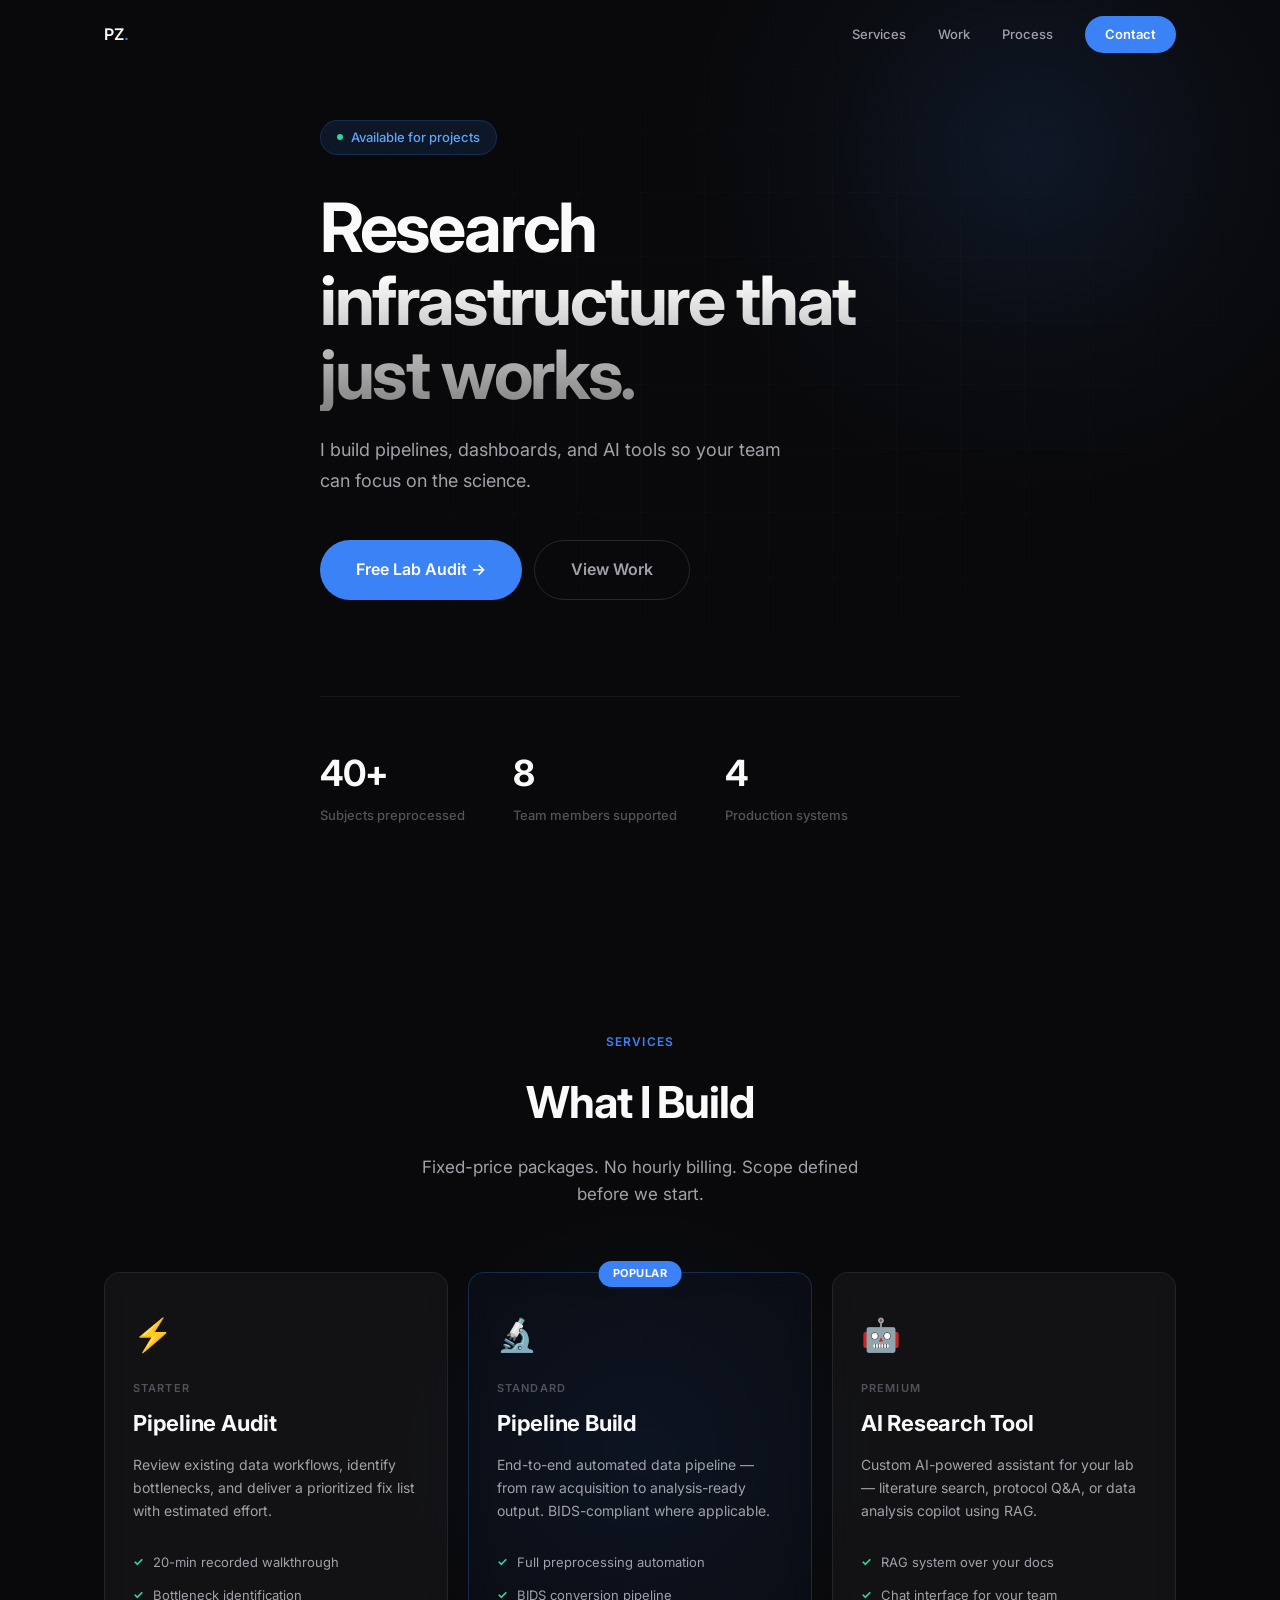
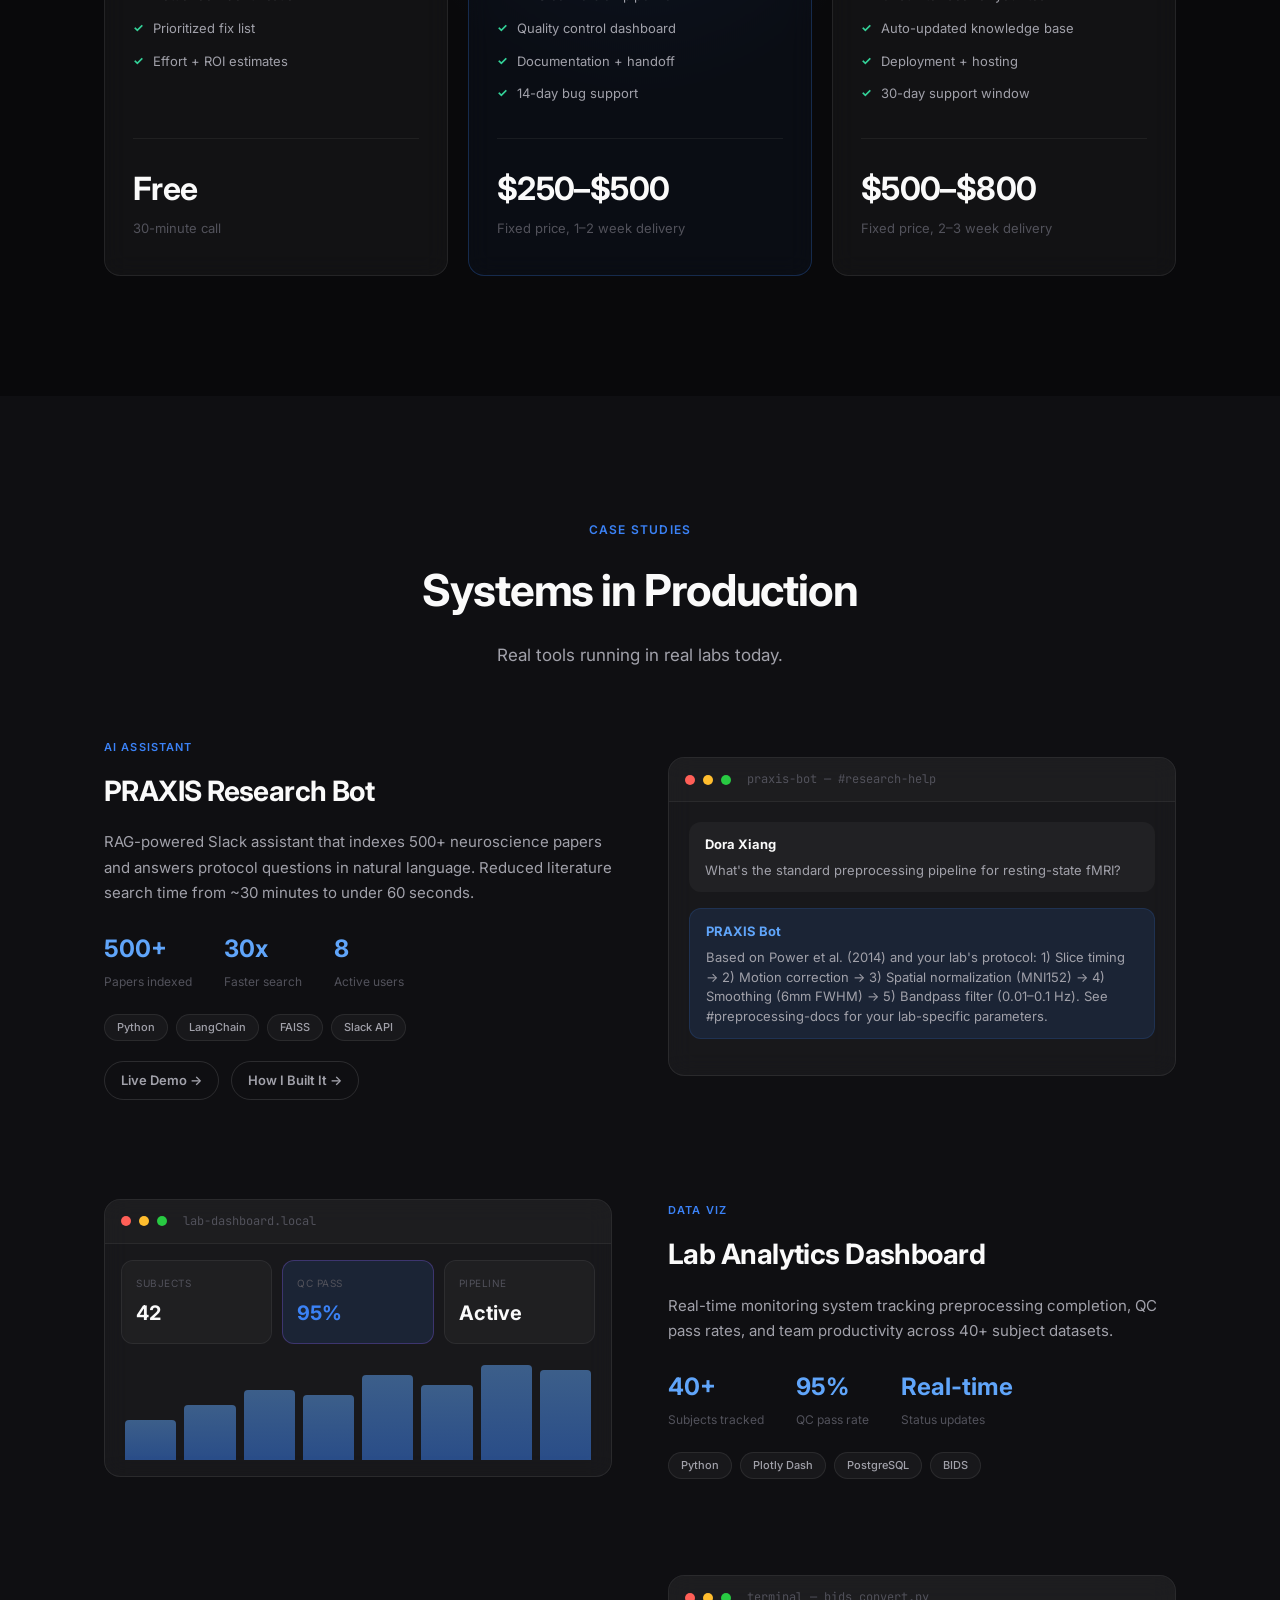
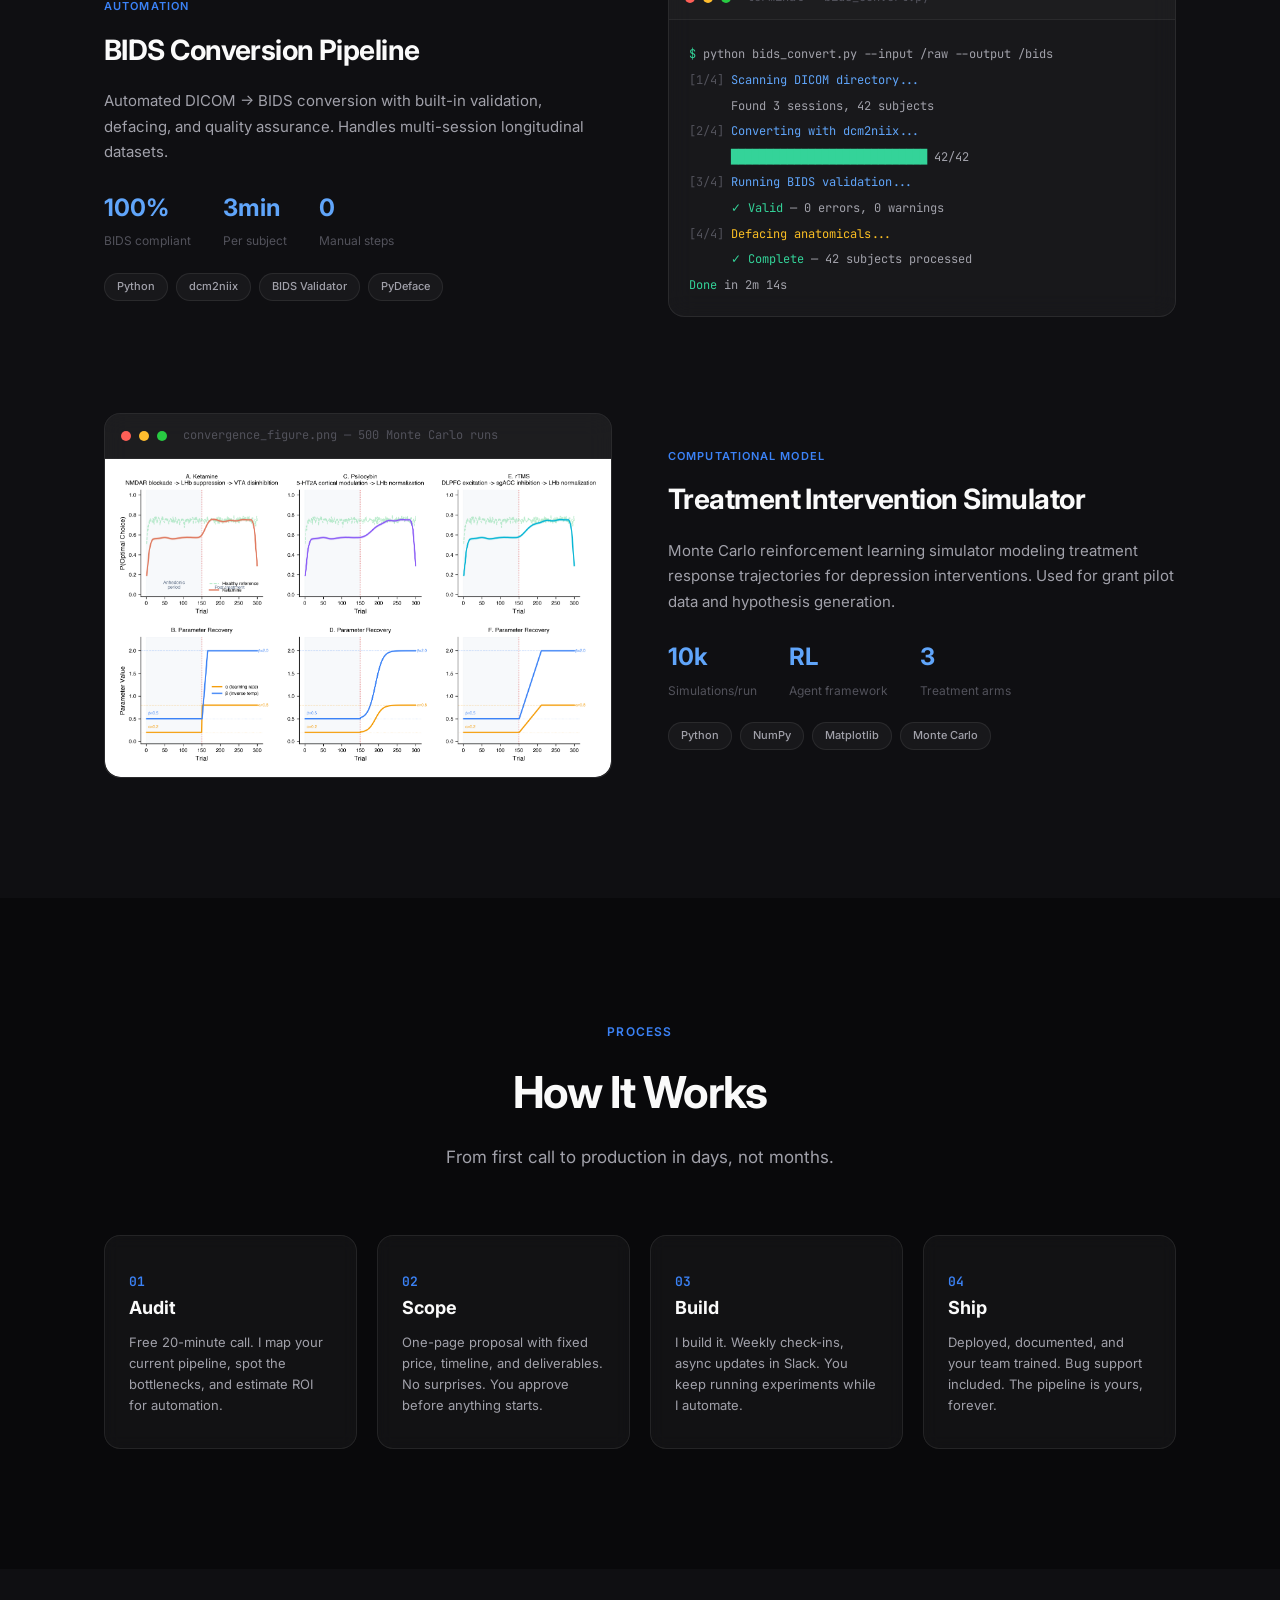
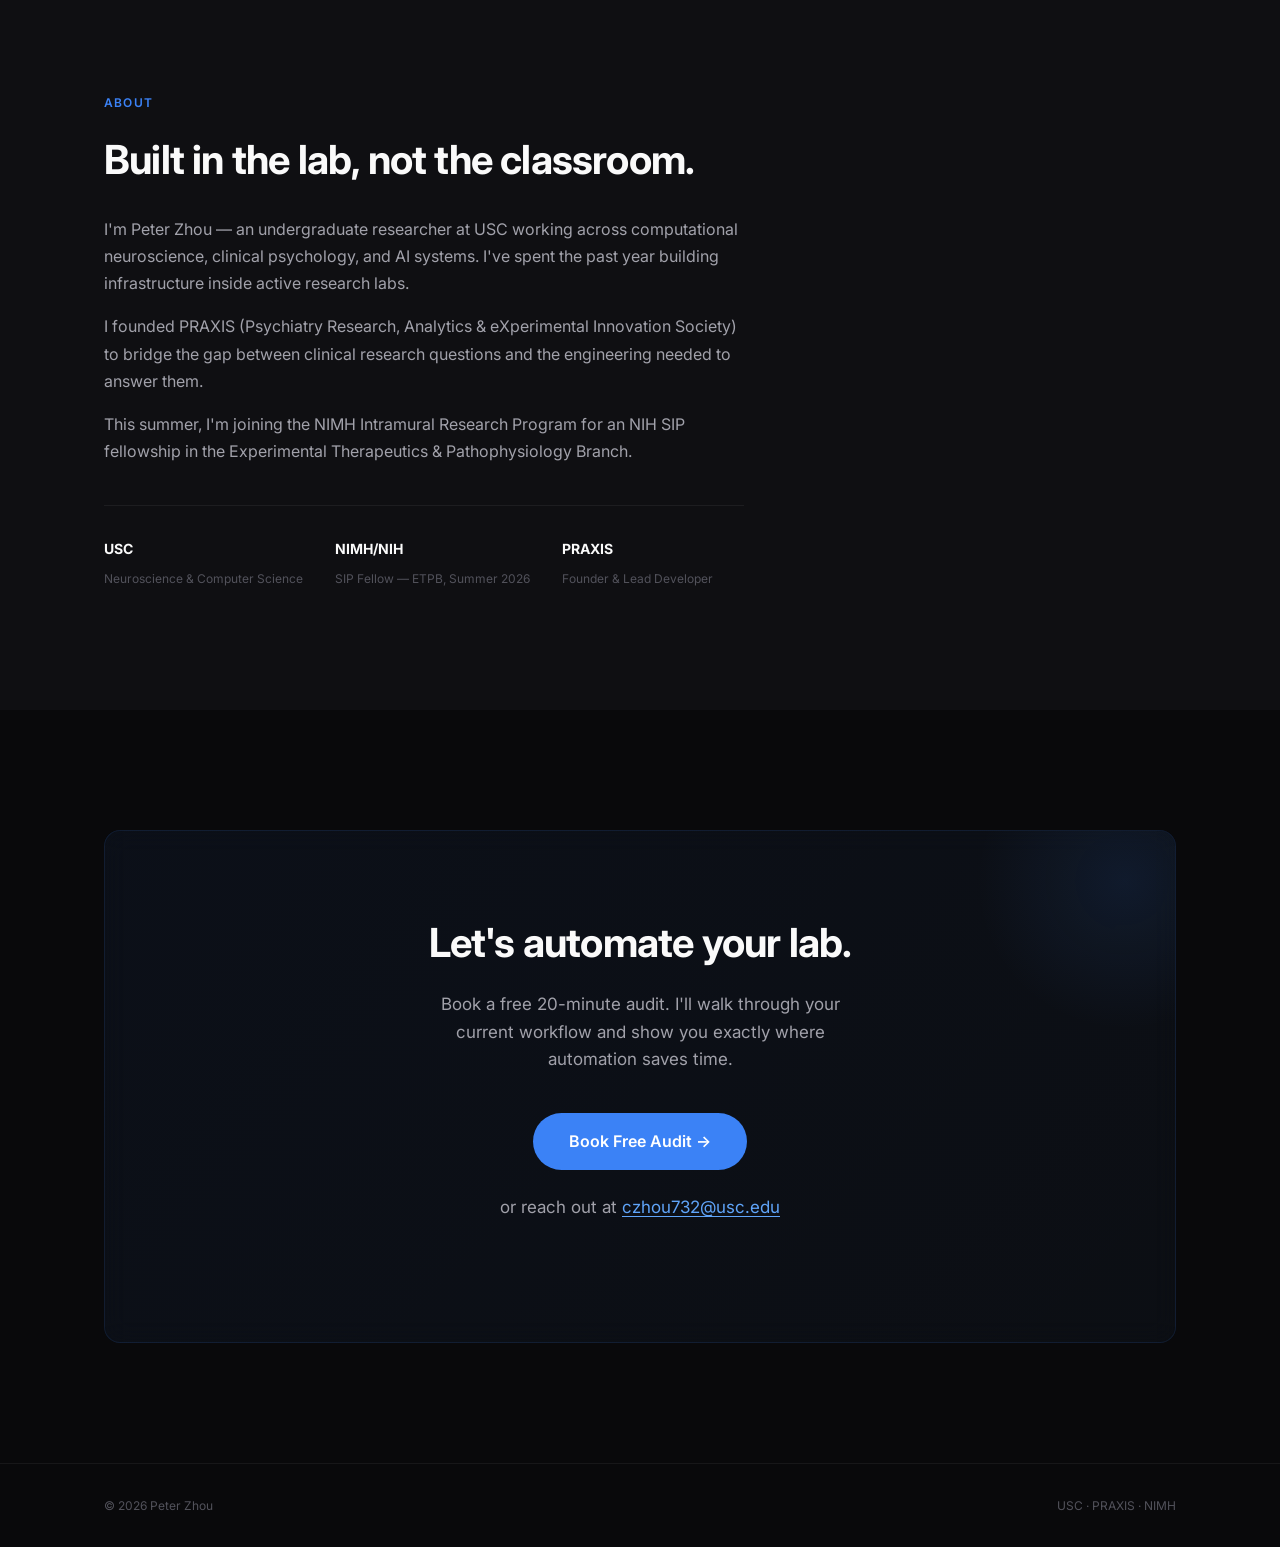
<file: index.html>
<!DOCTYPE html>
<html lang="en">
<head>
  <meta charset="UTF-8">
  <meta name="viewport" content="width=device-width, initial-scale=1.0">
  <title>Peter Zhou — Research Infrastructure</title>
  <meta name="description" content="I build pipelines, dashboards, and AI tools so research labs can focus on the science. Fixed-price automation for neuroscience and psychology labs.">
  <link rel="preconnect" href="https://fonts.googleapis.com">
  <link rel="preconnect" href="https://fonts.gstatic.com" crossorigin>
  <link href="https://fonts.googleapis.com/css2?family=Inter:wght@400;500;600;700&family=JetBrains+Mono:wght@400;500;600&display=swap" rel="stylesheet">
  <link rel="stylesheet" href="styles.css">
</head>
<body>

  <!-- NAV -->
  <nav class="nav" id="nav">
    <div class="nav-inner">
      <a href="#" class="nav-logo">PZ<span class="accent">.</span></a>
      <div class="nav-links">
        <a href="#services">Services</a>
        <a href="#work">Work</a>
        <a href="#process">Process</a>
        <a href="#contact" class="nav-cta">Contact</a>
      </div>
    </div>
  </nav>

  <!-- HERO -->
  <section class="hero" id="hero">
    <div class="hero-bg-grid"></div>
    <div class="container">
      <div class="hero-content">
        <div class="hero-badge">
          <span class="badge-dot"></span>
          Available for projects
        </div>
        <h1>Research infrastructure that just works.</h1>
        <p class="hero-sub">I build pipelines, dashboards, and AI tools so your team can focus on the science.</p>
        <div class="hero-actions">
          <a href="#contact" class="btn btn-primary btn-lg">Free Lab Audit →</a>
          <a href="#work" class="btn btn-ghost btn-lg">View Work</a>
        </div>
        <div class="hero-stats">
          <div class="stat">
            <span class="stat-num">40+</span>
            <span class="stat-label">Subjects preprocessed</span>
          </div>
          <div class="stat">
            <span class="stat-num">8</span>
            <span class="stat-label">Team members supported</span>
          </div>
          <div class="stat">
            <span class="stat-num">4</span>
            <span class="stat-label">Production systems</span>
          </div>
        </div>
      </div>
    </div>
  </section>

  <!-- SERVICES -->
  <section class="services" id="services">
    <div class="container">
      <div class="section-header fade-in">
        <span class="section-tag">Services</span>
        <h2>What I Build</h2>
        <p>Fixed-price packages. No hourly billing. Scope defined before we start.</p>
      </div>

      <div class="services-grid">
        <div class="service-card fade-in">
          <div class="service-icon">⚡</div>
          <span class="service-tier">Starter</span>
          <h3>Pipeline Audit</h3>
          <p>Review existing data workflows, identify bottlenecks, and deliver a prioritized fix list with estimated effort.</p>
          <ul class="service-features">
            <li>20-min recorded walkthrough</li>
            <li>Bottleneck identification</li>
            <li>Prioritized fix list</li>
            <li>Effort + ROI estimates</li>
          </ul>
          <div class="service-price">
            <span class="price">Free</span>
            <span class="price-detail">30-minute call</span>
          </div>
        </div>

        <div class="service-card featured fade-in">
          <div class="service-badge">Popular</div>
          <div class="service-icon">🔬</div>
          <span class="service-tier">Standard</span>
          <h3>Pipeline Build</h3>
          <p>End-to-end automated data pipeline — from raw acquisition to analysis-ready output. BIDS-compliant where applicable.</p>
          <ul class="service-features">
            <li>Full preprocessing automation</li>
            <li>BIDS conversion pipeline</li>
            <li>Quality control dashboard</li>
            <li>Documentation + handoff</li>
            <li>14-day bug support</li>
          </ul>
          <div class="service-price">
            <span class="price">$250–$500</span>
            <span class="price-detail">Fixed price, 1–2 week delivery</span>
          </div>
        </div>

        <div class="service-card fade-in">
          <div class="service-icon">🤖</div>
          <span class="service-tier">Premium</span>
          <h3>AI Research Tool</h3>
          <p>Custom AI-powered assistant for your lab — literature search, protocol Q&A, or data analysis copilot using RAG.</p>
          <ul class="service-features">
            <li>RAG system over your docs</li>
            <li>Chat interface for your team</li>
            <li>Auto-updated knowledge base</li>
            <li>Deployment + hosting</li>
            <li>30-day support window</li>
          </ul>
          <div class="service-price">
            <span class="price">$500–$800</span>
            <span class="price-detail">Fixed price, 2–3 week delivery</span>
          </div>
        </div>
      </div>
    </div>
  </section>

  <!-- WORK -->
  <section class="work" id="work">
    <div class="container">
      <div class="section-header fade-in">
        <span class="section-tag">Case Studies</span>
        <h2>Systems in Production</h2>
        <p>Real tools running in real labs today.</p>
      </div>

      <!-- Case 1: PRAXIS Bot -->
      <div class="case-study fade-in">
        <div class="case-content">
          <span class="case-tag">AI Assistant</span>
          <h3>PRAXIS Research Bot</h3>
          <p>RAG-powered Slack assistant that indexes 500+ neuroscience papers and answers protocol questions in natural language. Reduced literature search time from ~30 minutes to under 60 seconds.</p>
          <div class="case-metrics">
            <div><span class="metric-val">500+</span><span class="metric-label">Papers indexed</span></div>
            <div><span class="metric-val">30x</span><span class="metric-label">Faster search</span></div>
            <div><span class="metric-val">8</span><span class="metric-label">Active users</span></div>
          </div>
          <div class="case-tech">
            <span>Python</span><span>LangChain</span><span>FAISS</span><span>Slack API</span>
          </div>
          <div class="case-links">
            <a href="praxis-demo.html" class="btn btn-ghost btn-sm">Live Demo →</a>
            <a href="blog/praxis-bot.html" class="btn btn-ghost btn-sm">How I Built It →</a>
          </div>
        </div>
        <div class="case-mockup">
          <div class="mockup-header">
            <span class="mockup-dot red"></span>
            <span class="mockup-dot yellow"></span>
            <span class="mockup-dot green"></span>
            <span class="mockup-title">praxis-bot — #research-help</span>
          </div>
          <div class="mockup-body">
            <div class="chat-msg user-msg">
              <strong>Dora Xiang</strong>
              <p>What's the standard preprocessing pipeline for resting-state fMRI?</p>
            </div>
            <div class="chat-msg bot-msg">
              <strong>PRAXIS Bot</strong>
              <p>Based on Power et al. (2014) and your lab's protocol: 1) Slice timing → 2) Motion correction → 3) Spatial normalization (MNI152) → 4) Smoothing (6mm FWHM) → 5) Bandpass filter (0.01–0.1 Hz). See #preprocessing-docs for your lab-specific parameters.</p>
            </div>
          </div>
        </div>
      </div>

      <!-- Case 2: Dashboard -->
      <div class="case-study reverse fade-in">
        <div class="case-content">
          <span class="case-tag">Data Viz</span>
          <h3>Lab Analytics Dashboard</h3>
          <p>Real-time monitoring system tracking preprocessing completion, QC pass rates, and team productivity across 40+ subject datasets.</p>
          <div class="case-metrics">
            <div><span class="metric-val">40+</span><span class="metric-label">Subjects tracked</span></div>
            <div><span class="metric-val">95%</span><span class="metric-label">QC pass rate</span></div>
            <div><span class="metric-val">Real-time</span><span class="metric-label">Status updates</span></div>
          </div>
          <div class="case-tech">
            <span>Python</span><span>Plotly Dash</span><span>PostgreSQL</span><span>BIDS</span>
          </div>
        </div>
        <div class="case-mockup">
          <div class="mockup-header">
            <span class="mockup-dot red"></span>
            <span class="mockup-dot yellow"></span>
            <span class="mockup-dot green"></span>
            <span class="mockup-title">lab-dashboard.local</span>
          </div>
          <div class="dash-body">
            <div class="dash-row">
              <div class="dash-card"><span class="dash-label">Subjects</span><span class="dash-val">42</span></div>
              <div class="dash-card accent"><span class="dash-label">QC Pass</span><span class="dash-val">95%</span></div>
              <div class="dash-card"><span class="dash-label">Pipeline</span><span class="dash-val">Active</span></div>
            </div>
            <div class="dash-chart">
              <div class="chart-bar" style="height:40%"></div>
              <div class="chart-bar" style="height:55%"></div>
              <div class="chart-bar" style="height:70%"></div>
              <div class="chart-bar" style="height:65%"></div>
              <div class="chart-bar" style="height:85%"></div>
              <div class="chart-bar" style="height:75%"></div>
              <div class="chart-bar" style="height:95%"></div>
              <div class="chart-bar" style="height:90%"></div>
            </div>
          </div>
        </div>
      </div>

      <!-- Case 3: BIDS Pipeline -->
      <div class="case-study fade-in">
        <div class="case-content">
          <span class="case-tag">Automation</span>
          <h3>BIDS Conversion Pipeline</h3>
          <p>Automated DICOM → BIDS conversion with built-in validation, defacing, and quality assurance. Handles multi-session longitudinal datasets.</p>
          <div class="case-metrics">
            <div><span class="metric-val">100%</span><span class="metric-label">BIDS compliant</span></div>
            <div><span class="metric-val">3min</span><span class="metric-label">Per subject</span></div>
            <div><span class="metric-val">0</span><span class="metric-label">Manual steps</span></div>
          </div>
          <div class="case-tech">
            <span>Python</span><span>dcm2niix</span><span>BIDS Validator</span><span>PyDeface</span>
          </div>
        </div>
        <div class="case-mockup">
          <div class="mockup-header">
            <span class="mockup-dot red"></span>
            <span class="mockup-dot yellow"></span>
            <span class="mockup-dot green"></span>
            <span class="mockup-title">terminal — bids_convert.py</span>
          </div>
          <div class="terminal-body">
            <code><span class="t-green">$</span> python bids_convert.py --input /raw --output /bids
<span class="t-dim">[1/4]</span> <span class="t-blue">Scanning DICOM directory...</span>
      Found 3 sessions, 42 subjects
<span class="t-dim">[2/4]</span> <span class="t-blue">Converting with dcm2niix...</span>
      <span class="t-green">████████████████████████████</span> 42/42
<span class="t-dim">[3/4]</span> <span class="t-blue">Running BIDS validation...</span>
      <span class="t-green">✓ Valid</span> — 0 errors, 0 warnings
<span class="t-dim">[4/4]</span> <span class="t-yellow">Defacing anatomicals...</span>
      <span class="t-green">✓ Complete</span> — 42 subjects processed
<span class="t-green">Done</span> in 2m 14s</code>
          </div>
        </div>
      </div>

      <!-- Case 4: Treatment Sim -->
      <div class="case-study reverse fade-in">
        <div class="case-content">
          <span class="case-tag">Computational Model</span>
          <h3>Treatment Intervention Simulator</h3>
          <p>Monte Carlo reinforcement learning simulator modeling treatment response trajectories for depression interventions. Used for grant pilot data and hypothesis generation.</p>
          <div class="case-metrics">
            <div><span class="metric-val">10k</span><span class="metric-label">Simulations/run</span></div>
            <div><span class="metric-val">RL</span><span class="metric-label">Agent framework</span></div>
            <div><span class="metric-val">3</span><span class="metric-label">Treatment arms</span></div>
          </div>
          <div class="case-tech">
            <span>Python</span><span>NumPy</span><span>Matplotlib</span><span>Monte Carlo</span>
          </div>
        </div>
        <div class="case-mockup figure-mockup">
          <div class="mockup-header">
            <span class="mockup-dot red"></span>
            <span class="mockup-dot yellow"></span>
            <span class="mockup-dot green"></span>
            <span class="mockup-title">convergence_figure.png — 500 Monte Carlo runs</span>
          </div>
          <div class="figure-body">
            <img src="assets/convergence_figure.png" alt="Cross-treatment convergence analysis: Ketamine, Psilocybin, and rTMS recovery trajectories across 300 trials with 500 Monte Carlo simulations" loading="lazy">
          </div>
        </div>
      </div>

    </div>
  </section>

  <!-- PROCESS -->
  <section class="process" id="process">
    <div class="container">
      <div class="section-header fade-in">
        <span class="section-tag">Process</span>
        <h2>How It Works</h2>
        <p>From first call to production in days, not months.</p>
      </div>

      <div class="process-grid">
        <div class="process-step fade-in">
          <span class="step-num">01</span>
          <h3>Audit</h3>
          <p>Free 20-minute call. I map your current pipeline, spot the bottlenecks, and estimate ROI for automation.</p>
        </div>
        <div class="process-step fade-in">
          <span class="step-num">02</span>
          <h3>Scope</h3>
          <p>One-page proposal with fixed price, timeline, and deliverables. No surprises. You approve before anything starts.</p>
        </div>
        <div class="process-step fade-in">
          <span class="step-num">03</span>
          <h3>Build</h3>
          <p>I build it. Weekly check-ins, async updates in Slack. You keep running experiments while I automate.</p>
        </div>
        <div class="process-step fade-in">
          <span class="step-num">04</span>
          <h3>Ship</h3>
          <p>Deployed, documented, and your team trained. Bug support included. The pipeline is yours, forever.</p>
        </div>
      </div>
    </div>
  </section>

  <!-- ABOUT -->
  <section class="about" id="about">
    <div class="container">
      <div class="about-text fade-in">
        <span class="section-tag">About</span>
        <h2>Built in the lab, not the classroom.</h2>
        <p>I'm Peter Zhou — an undergraduate researcher at USC working across computational neuroscience, clinical psychology, and AI systems. I've spent the past year building infrastructure inside active research labs.</p>
        <p>I founded PRAXIS (Psychiatry Research, Analytics & eXperimental Innovation Society) to bridge the gap between clinical research questions and the engineering needed to answer them.</p>
        <p>This summer, I'm joining the NIMH Intramural Research Program for an NIH SIP fellowship in the Experimental Therapeutics & Pathophysiology Branch.</p>
        <div class="about-credentials">
          <div class="credential">
            <strong>USC</strong>
            <span>Neuroscience & Computer Science</span>
          </div>
          <div class="credential">
            <strong>NIMH/NIH</strong>
            <span>SIP Fellow — ETPB, Summer 2026</span>
          </div>
          <div class="credential">
            <strong>PRAXIS</strong>
            <span>Founder & Lead Developer</span>
          </div>
        </div>
      </div>
    </div>
  </section>

  <!-- CONTACT -->
  <section class="contact" id="contact">
    <div class="container">
      <div class="contact-card fade-in">
        <h2>Let's automate your lab.</h2>
        <p>Book a free 20-minute audit. I'll walk through your current workflow and show you exactly where automation saves time.</p>
        <div class="contact-actions">
          <a href="mailto:czhou732@usc.edu" class="btn btn-primary btn-lg">Book Free Audit →</a>
        </div>
        <p class="contact-note">or reach out at <a href="mailto:czhou732@usc.edu">czhou732@usc.edu</a></p>
      </div>
    </div>
  </section>

  <!-- FOOTER -->
  <footer class="footer">
    <div class="container">
      <div class="footer-inner">
        <span>© 2026 Peter Zhou</span>
        <span>USC · PRAXIS · NIMH</span>
      </div>
    </div>
  </footer>

  <script>
    // Nav scroll effect
    const nav = document.getElementById('nav');
    window.addEventListener('scroll', () => {
      nav.classList.toggle('scrolled', window.scrollY > 40);
    });

    // Scroll fade-in
    const observer = new IntersectionObserver((entries) => {
      entries.forEach(e => { if (e.isIntersecting) e.target.classList.add('visible'); });
    }, { threshold: 0.1 });
    document.querySelectorAll('.fade-in').forEach(el => observer.observe(el));

    // Smooth scroll
    document.querySelectorAll('a[href^="#"]').forEach(a => {
      a.addEventListener('click', (e) => {
        e.preventDefault();
        document.querySelector(a.getAttribute('href'))?.scrollIntoView({ behavior: 'smooth' });
      });
    });
  </script>

</body>
</html>
</file>
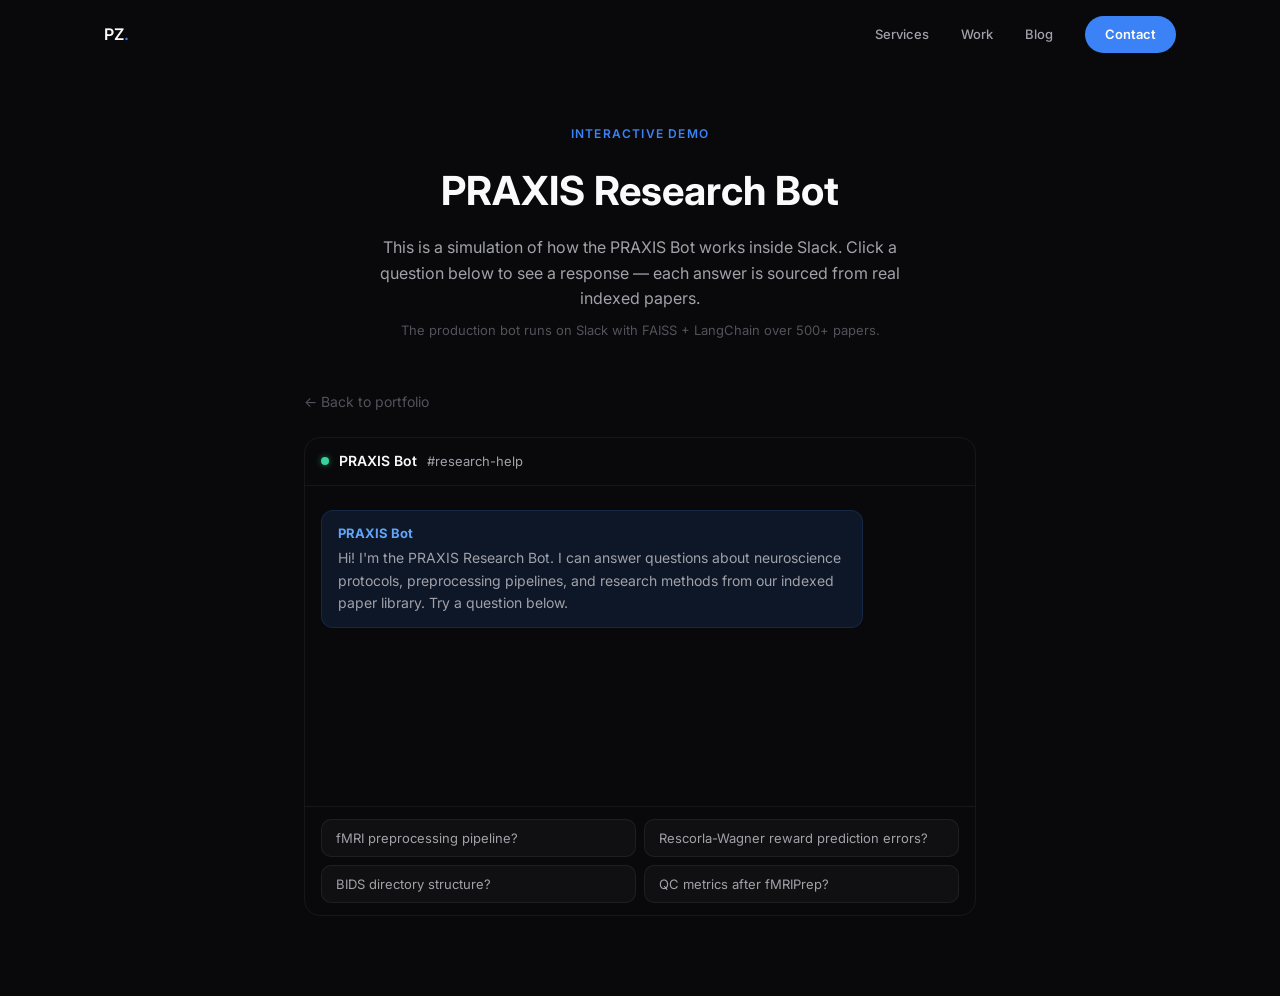
<file: praxis-demo.html>
<!DOCTYPE html>
<html lang="en">
<head>
  <meta charset="UTF-8">
  <meta name="viewport" content="width=device-width, initial-scale=1.0">
  <title>PRAXIS Bot — Live Demo</title>
  <meta name="description" content="Try the PRAXIS Research Bot — a RAG-powered AI assistant that answers neuroscience protocol questions from 500+ indexed papers.">
  <link rel="preconnect" href="https://fonts.googleapis.com">
  <link rel="preconnect" href="https://fonts.gstatic.com" crossorigin>
  <link href="https://fonts.googleapis.com/css2?family=Inter:wght@400;500;600;700&family=JetBrains+Mono:wght@400;500;600&display=swap" rel="stylesheet">
  <link rel="stylesheet" href="styles.css">
  <style>
    body { min-height: 100vh; display: flex; flex-direction: column; }
    .demo-hero {
      padding: 120px 0 40px;
      text-align: center;
    }
    .demo-hero h1 { font-size: 2.5rem; margin-bottom: 12px; }
    .demo-hero p { color: var(--text-secondary); max-width: 560px; margin: 0 auto 8px; }
    .demo-hero .demo-note { font-size: 0.8125rem; color: var(--text-tertiary); }

    .demo-container {
      max-width: 720px;
      margin: 0 auto 80px;
      padding: 0 24px;
    }

    /* Chat interface */
    .chat-window {
      background: var(--surface);
      border: 1px solid var(--border);
      border-radius: var(--radius);
      overflow: hidden;
    }
    .chat-header {
      display: flex; align-items: center; gap: 10px;
      padding: 12px 16px;
      background: var(--surface);
      border-bottom: 1px solid var(--border);
    }
    .chat-header .status-dot {
      width: 8px; height: 8px; border-radius: 50%;
      background: var(--green);
      box-shadow: 0 0 6px rgba(52,211,153,0.5);
    }
    .chat-header span { font-size: 0.875rem; font-weight: 600; }
    .chat-header .channel { color: var(--text-secondary); font-weight: 400; font-size: 0.8125rem; }

    .chat-messages {
      padding: 24px 16px;
      min-height: 320px;
      max-height: 500px;
      overflow-y: auto;
      display: flex;
      flex-direction: column;
      gap: 16px;
    }

    .msg {
      padding: 12px 16px;
      border-radius: 12px;
      max-width: 85%;
      animation: msgSlide 0.4s ease;
    }
    @keyframes msgSlide {
      from { opacity: 0; transform: translateY(8px); }
      to { opacity: 1; transform: translateY(0); }
    }
    .msg-user {
      background: rgba(255,255,255,0.04);
      align-self: flex-end;
      border: 1px solid var(--border);
    }
    .msg-bot {
      background: var(--accent-dim);
      border: 1px solid rgba(59,130,246,0.15);
      align-self: flex-start;
    }
    .msg strong { display: block; margin-bottom: 4px; font-size: 0.8125rem; }
    .msg-user strong { color: var(--text); }
    .msg-bot strong { color: var(--accent-light); }
    .msg p { color: var(--text-secondary); font-size: 0.875rem; line-height: 1.6; margin: 0; }
    .msg code {
      background: rgba(255,255,255,0.06);
      padding: 2px 6px; border-radius: 4px;
      font-family: 'JetBrains Mono', monospace; font-size: 0.8rem;
    }
    .msg-source {
      margin-top: 8px; padding-top: 8px;
      border-top: 1px solid rgba(255,255,255,0.06);
      font-size: 0.75rem; color: var(--text-tertiary);
    }

    .typing-indicator {
      display: flex; gap: 4px; padding: 12px 16px;
      align-self: flex-start;
    }
    .typing-indicator span {
      width: 6px; height: 6px; border-radius: 50%;
      background: var(--accent-light); opacity: 0.4;
      animation: blink 1.4s infinite both;
    }
    .typing-indicator span:nth-child(2) { animation-delay: 0.2s; }
    .typing-indicator span:nth-child(3) { animation-delay: 0.4s; }
    @keyframes blink { 0%,80%,100% { opacity: 0.2; } 40% { opacity: 1; } }

    /* Prompt buttons */
    .prompt-grid {
      display: grid;
      grid-template-columns: 1fr 1fr;
      gap: 8px;
      padding: 12px 16px;
      border-top: 1px solid var(--border);
    }
    .prompt-btn {
      background: rgba(255,255,255,0.03);
      border: 1px solid var(--border);
      border-radius: 10px;
      padding: 10px 14px;
      color: var(--text-secondary);
      font-size: 0.8125rem;
      cursor: pointer;
      transition: all 0.2s;
      text-align: left;
      font-family: inherit;
    }
    .prompt-btn:hover {
      background: var(--accent-dim);
      border-color: rgba(59,130,246,0.25);
      color: var(--text);
    }
    .prompt-btn.used {
      opacity: 0.35;
      pointer-events: none;
    }

    .back-link {
      display: inline-flex; align-items: center; gap: 6px;
      color: var(--text-tertiary); font-size: 0.875rem;
      text-decoration: none; margin-bottom: 24px;
      transition: color 0.2s;
    }
    .back-link:hover { color: var(--accent-light); }
  </style>
</head>
<body>

  <nav class="nav" id="nav">
    <div class="nav-inner">
      <a href="index.html" class="nav-logo">PZ<span class="accent">.</span></a>
      <div class="nav-links">
        <a href="index.html#services">Services</a>
        <a href="index.html#work">Work</a>
        <a href="blog/praxis-bot.html">Blog</a>
        <a href="index.html#contact" class="nav-cta">Contact</a>
      </div>
    </div>
  </nav>

  <section class="demo-hero">
    <div class="container">
      <span class="section-tag">Interactive Demo</span>
      <h1>PRAXIS Research Bot</h1>
      <p>This is a simulation of how the PRAXIS Bot works inside Slack. Click a question below to see a response — each answer is sourced from real indexed papers.</p>
      <p class="demo-note">The production bot runs on Slack with FAISS + LangChain over 500+ papers.</p>
    </div>
  </section>

  <div class="demo-container">
    <a href="index.html" class="back-link">← Back to portfolio</a>

    <div class="chat-window">
      <div class="chat-header">
        <span class="status-dot"></span>
        <span>PRAXIS Bot</span>
        <span class="channel">#research-help</span>
      </div>
      <div class="chat-messages" id="chatMessages">
        <div class="msg msg-bot">
          <strong>PRAXIS Bot</strong>
          <p>Hi! I'm the PRAXIS Research Bot. I can answer questions about neuroscience protocols, preprocessing pipelines, and research methods from our indexed paper library. Try a question below.</p>
        </div>
      </div>
      <div class="prompt-grid" id="promptGrid">
        <button class="prompt-btn" data-q="What's the standard preprocessing pipeline for resting-state fMRI?" data-a="Based on Power et al. (2014) and your lab's protocol:&lt;br&gt;&lt;br&gt;1) &lt;code&gt;Slice timing correction&lt;/code&gt;&lt;br&gt;2) &lt;code&gt;Motion correction&lt;/code&gt; (6-parameter rigid body)&lt;br&gt;3) &lt;code&gt;Spatial normalization&lt;/code&gt; → MNI152 template&lt;br&gt;4) &lt;code&gt;Smoothing&lt;/code&gt; (6mm FWHM Gaussian)&lt;br&gt;5) &lt;code&gt;Bandpass filter&lt;/code&gt; (0.01–0.1 Hz)&lt;br&gt;&lt;br&gt;For motion scrubbing, use FD threshold of 0.5mm per Power et al. See &lt;code&gt;#preprocessing-docs&lt;/code&gt; for lab-specific parameters." data-src="Power et al. (2014), NeuroImage · Lab protocol v3.2">fMRI preprocessing pipeline?</button>
        <button class="prompt-btn" data-q="How does the Rescorla-Wagner model handle reward prediction errors?" data-a="The Rescorla-Wagner update rule:&lt;br&gt;&lt;br&gt;&lt;code&gt;V(t+1) = V(t) + α · δ(t)&lt;/code&gt;&lt;br&gt;&lt;br&gt;Where &lt;code&gt;δ(t) = R(t) - V(t)&lt;/code&gt; is the prediction error, and &lt;code&gt;α&lt;/code&gt; is the learning rate.&lt;br&gt;&lt;br&gt;In anhedonia, we see reduced α (blunted learning from positive outcomes) and lower β (reduced exploitation of learned values), consistent with the LHb → VTA disinhibition hypothesis.&lt;br&gt;&lt;br&gt;Our simulation uses α=0.2 (anhedonic) vs α=0.8 (healthy) with 500 Monte Carlo runs to estimate recovery trajectories." data-src="Rescorla & Wagner (1972) · Huys et al. (2013), Biol Psychiatry">Rescorla-Wagner reward prediction errors?</button>
        <button class="prompt-btn" data-q="What's the BIDS directory structure for a multi-session study?" data-a="Standard BIDS layout for multi-session:&lt;br&gt;&lt;br&gt;&lt;code&gt;dataset/&lt;/code&gt;&lt;br&gt;&lt;code&gt;├── participants.tsv&lt;/code&gt;&lt;br&gt;&lt;code&gt;├── sub-01/&lt;/code&gt;&lt;br&gt;&lt;code&gt;│   ├── ses-01/&lt;/code&gt;&lt;br&gt;&lt;code&gt;│   │   ├── anat/&lt;/code&gt;&lt;br&gt;&lt;code&gt;│   │   │   └── sub-01_ses-01_T1w.nii.gz&lt;/code&gt;&lt;br&gt;&lt;code&gt;│   │   └── func/&lt;/code&gt;&lt;br&gt;&lt;code&gt;│   │       ├── sub-01_ses-01_task-rest_bold.nii.gz&lt;/code&gt;&lt;br&gt;&lt;code&gt;│   │       └── sub-01_ses-01_task-rest_events.tsv&lt;/code&gt;&lt;br&gt;&lt;code&gt;│   └── ses-02/&lt;/code&gt;&lt;br&gt;&lt;br&gt;Our pipeline auto-generates this from DICOM headers using &lt;code&gt;dcm2bids&lt;/code&gt;." data-src="BIDS Specification v1.8.0 · Gorgolewski et al. (2016)">BIDS directory structure?</button>
        <button class="prompt-btn" data-q="What quality control metrics should I check after fMRIPrep?" data-a="Post-fMRIPrep QC checklist:&lt;br&gt;&lt;br&gt;1) &lt;code&gt;Framewise Displacement&lt;/code&gt; — flag runs with mean FD &gt; 0.3mm&lt;br&gt;2) &lt;code&gt;tSNR maps&lt;/code&gt; — verify adequate signal in ROIs (NAcc, VTA)&lt;br&gt;3) &lt;code&gt;Registration quality&lt;/code&gt; — overlay T1w on MNI152 in the HTML report&lt;br&gt;4) &lt;code&gt;Carpet plots&lt;/code&gt; — check for global signal artifacts&lt;br&gt;5) &lt;code&gt;ICA-AROMA&lt;/code&gt; — confirm motion components were classified correctly&lt;br&gt;&lt;br&gt;Our dashboard tracks these automatically and flags subjects that fail QC thresholds." data-src="Esteban et al. (2019), Nature Methods · Lab QC protocol">QC metrics after fMRIPrep?</button>
      </div>
    </div>
  </div>

  <script>
    const chatMessages = document.getElementById('chatMessages');
    const promptGrid = document.getElementById('promptGrid');

    document.querySelectorAll('.prompt-btn').forEach(btn => {
      btn.addEventListener('click', () => {
        btn.classList.add('used');

        // Add user message
        const userMsg = document.createElement('div');
        userMsg.className = 'msg msg-user';
        userMsg.innerHTML = `<strong>You</strong><p>${btn.dataset.q}</p>`;
        chatMessages.appendChild(userMsg);

        // Show typing indicator
        const typing = document.createElement('div');
        typing.className = 'typing-indicator';
        typing.innerHTML = '<span></span><span></span><span></span>';
        chatMessages.appendChild(typing);
        chatMessages.scrollTop = chatMessages.scrollHeight;

        // Simulate response delay
        setTimeout(() => {
          typing.remove();
          const botMsg = document.createElement('div');
          botMsg.className = 'msg msg-bot';
          botMsg.innerHTML = `<strong>PRAXIS Bot</strong><p>${btn.dataset.a}</p><div class="msg-source">📄 Sources: ${btn.dataset.src}</div>`;
          chatMessages.appendChild(botMsg);
          chatMessages.scrollTop = chatMessages.scrollHeight;
        }, 1200 + Math.random() * 800);
      });
    });

    // Nav scroll
    const nav = document.getElementById('nav');
    window.addEventListener('scroll', () => {
      nav.classList.toggle('scrolled', window.scrollY > 40);
    });
  </script>

</body>
</html>
</file>
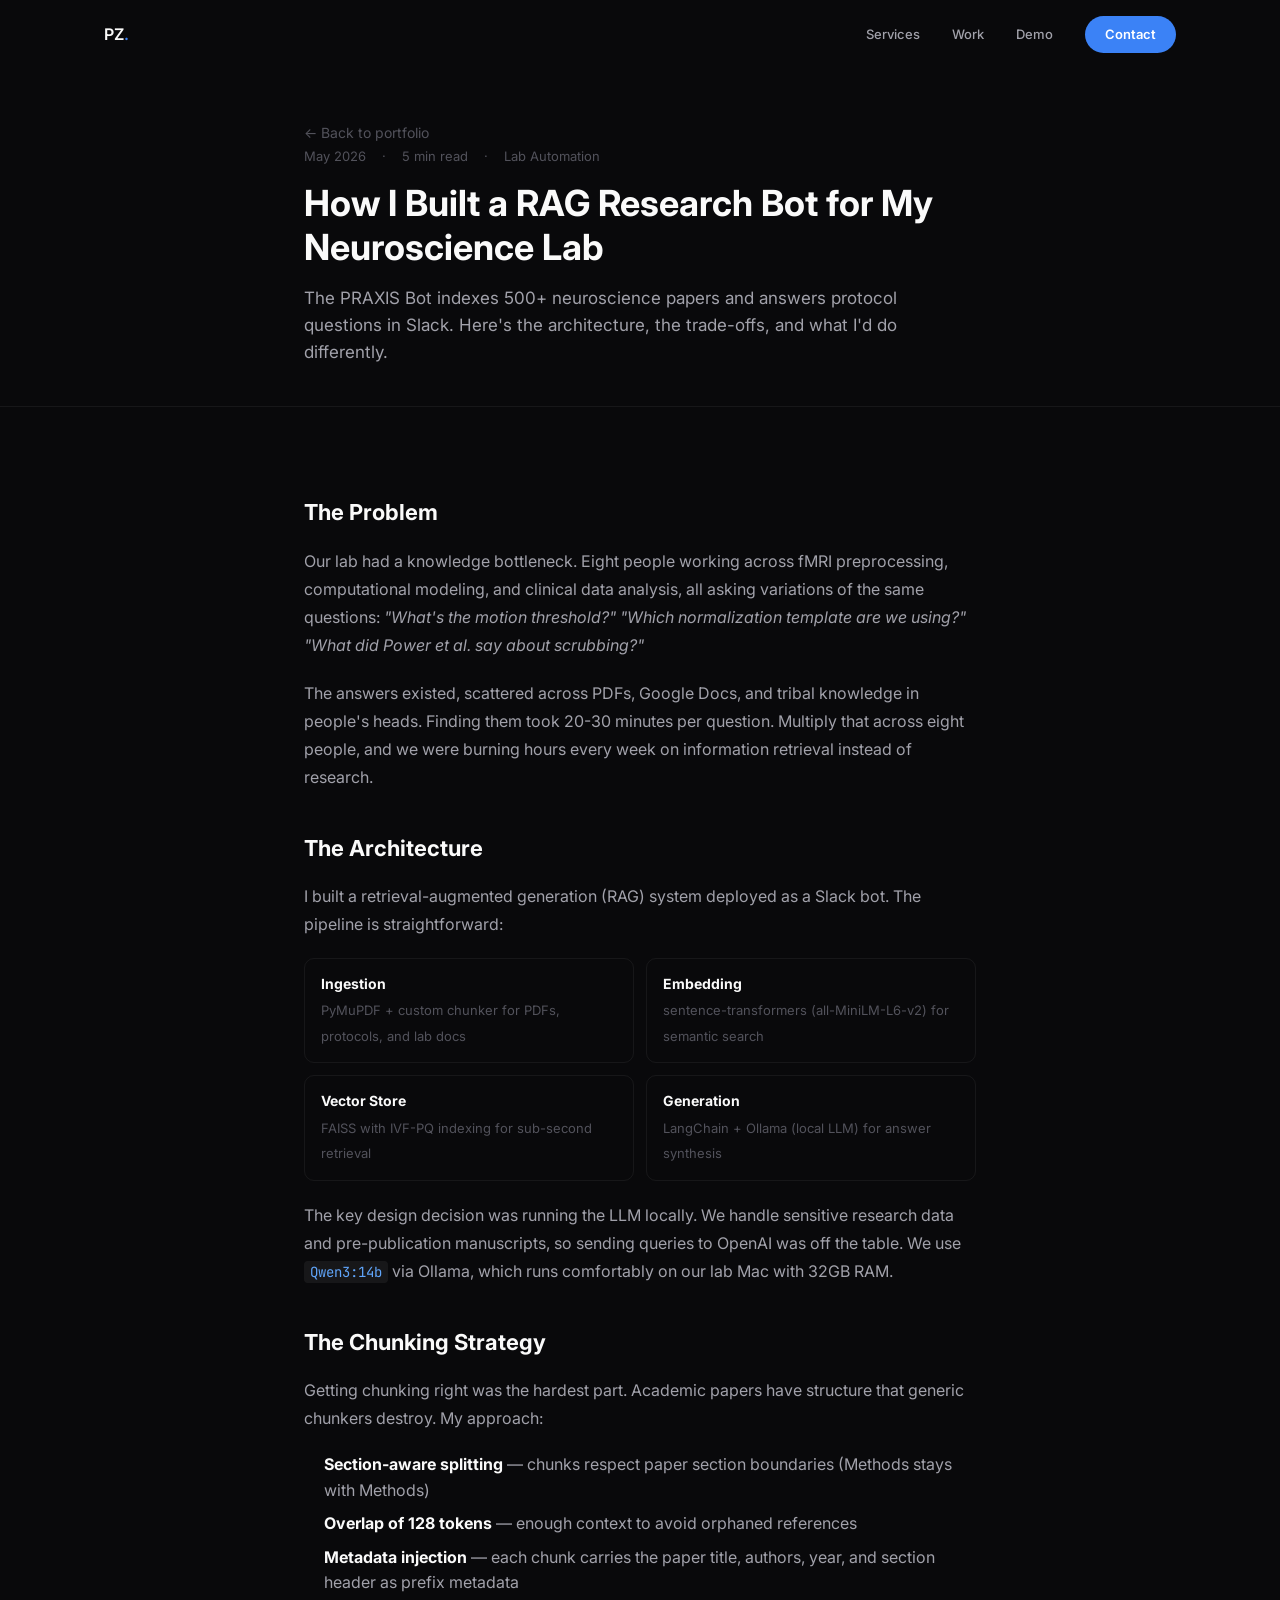
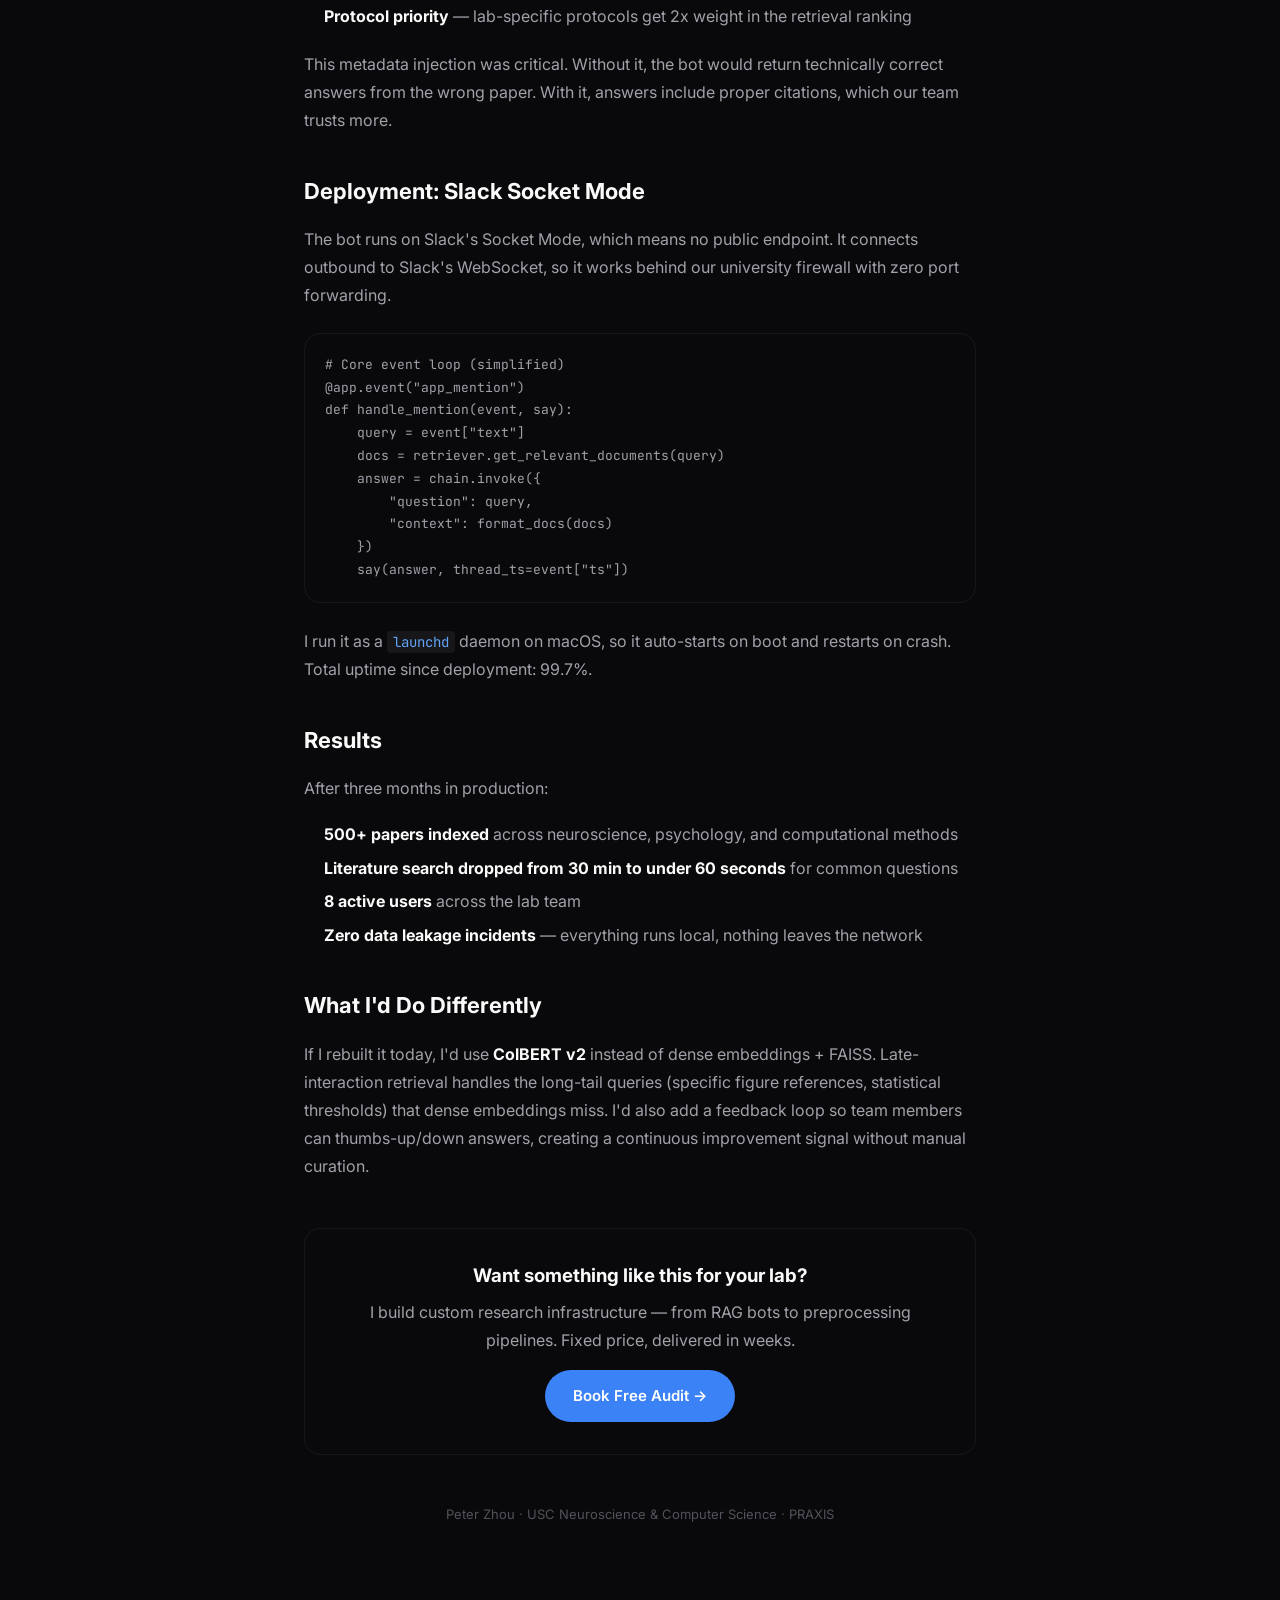
<file: blog/praxis-bot.html>
<!DOCTYPE html>
<html lang="en">
<head>
  <meta charset="UTF-8">
  <meta name="viewport" content="width=device-width, initial-scale=1.0">
  <title>How I Built a RAG Research Bot for My Neuroscience Lab — PZ</title>
  <meta name="description" content="A technical walkthrough of building PRAXIS Bot — a RAG-powered Slack assistant that indexes 500+ neuroscience papers and answers protocol questions in under 60 seconds.">
  <meta name="keywords" content="RAG bot, lab automation, neuroscience AI, FAISS, LangChain, Slack bot, research automation, lab AI tools">
  <link rel="preconnect" href="https://fonts.googleapis.com">
  <link rel="preconnect" href="https://fonts.gstatic.com" crossorigin>
  <link href="https://fonts.googleapis.com/css2?family=Inter:wght@400;500;600;700&family=JetBrains+Mono:wght@400;500;600&display=swap" rel="stylesheet">
  <link rel="stylesheet" href="../styles.css">
  <style>
    body { min-height: 100vh; }
    .blog-hero {
      padding: 120px 0 40px;
      border-bottom: 1px solid var(--border);
    }
    .blog-hero .container { max-width: 720px; }
    .blog-meta {
      display: flex; align-items: center; gap: 16px;
      color: var(--text-tertiary); font-size: 0.8125rem;
      margin-bottom: 16px;
    }
    .blog-meta span { display: flex; align-items: center; gap: 4px; }
    .blog-hero h1 {
      font-size: 2.25rem;
      line-height: 1.2;
      margin-bottom: 16px;
    }
    .blog-hero .blog-subtitle {
      color: var(--text-secondary);
      font-size: 1.0625rem;
      line-height: 1.6;
    }

    .blog-content {
      max-width: 720px;
      margin: 0 auto;
      padding: 48px 24px 80px;
    }
    .blog-content h2 {
      font-size: 1.375rem;
      margin: 40px 0 16px;
      color: var(--text);
    }
    .blog-content p {
      color: var(--text-secondary);
      font-size: 1rem;
      line-height: 1.75;
      margin-bottom: 20px;
    }
    .blog-content strong { color: var(--text); }
    .blog-content code {
      background: rgba(255,255,255,0.06);
      padding: 2px 6px;
      border-radius: 4px;
      font-family: 'JetBrains Mono', monospace;
      font-size: 0.875rem;
      color: var(--accent-light);
    }
    .blog-content pre {
      background: var(--surface);
      border: 1px solid var(--border);
      border-radius: var(--radius);
      padding: 20px;
      overflow-x: auto;
      margin: 24px 0;
    }
    .blog-content pre code {
      background: none;
      padding: 0;
      font-size: 0.8125rem;
      line-height: 1.7;
      color: var(--text-secondary);
    }
    .blog-content ul {
      color: var(--text-secondary);
      padding-left: 20px;
      margin-bottom: 20px;
    }
    .blog-content li {
      margin-bottom: 8px;
      line-height: 1.6;
    }

    .blog-cta {
      background: var(--surface);
      border: 1px solid var(--border);
      border-radius: var(--radius);
      padding: 32px;
      margin: 48px 0;
      text-align: center;
    }
    .blog-cta p { margin-bottom: 16px; color: var(--text-secondary); }
    .blog-cta h3 { margin-bottom: 8px; }

    .back-link {
      display: inline-flex; align-items: center; gap: 6px;
      color: var(--text-tertiary); font-size: 0.875rem;
      text-decoration: none; transition: color 0.2s;
    }
    .back-link:hover { color: var(--accent-light); }

    .tech-stack-grid {
      display: grid; grid-template-columns: repeat(2, 1fr);
      gap: 12px; margin: 20px 0;
    }
    .tech-item {
      background: var(--surface);
      border: 1px solid var(--border);
      border-radius: 10px;
      padding: 14px 16px;
    }
    .tech-item strong { display: block; margin-bottom: 2px; font-size: 0.875rem; }
    .tech-item span { color: var(--text-tertiary); font-size: 0.8125rem; }
  </style>
</head>
<body>

  <nav class="nav" id="nav">
    <div class="nav-inner">
      <a href="../index.html" class="nav-logo">PZ<span class="accent">.</span></a>
      <div class="nav-links">
        <a href="../index.html#services">Services</a>
        <a href="../index.html#work">Work</a>
        <a href="../praxis-demo.html">Demo</a>
        <a href="../index.html#contact" class="nav-cta">Contact</a>
      </div>
    </div>
  </nav>

  <section class="blog-hero">
    <div class="container">
      <a href="../index.html" class="back-link">← Back to portfolio</a>
      <div class="blog-meta">
        <span>May 2026</span>
        <span>·</span>
        <span>5 min read</span>
        <span>·</span>
        <span>Lab Automation</span>
      </div>
      <h1>How I Built a RAG Research Bot for My Neuroscience Lab</h1>
      <p class="blog-subtitle">The PRAXIS Bot indexes 500+ neuroscience papers and answers protocol questions in Slack. Here's the architecture, the trade-offs, and what I'd do differently.</p>
    </div>
  </section>

  <article class="blog-content">

    <h2>The Problem</h2>
    <p>Our lab had a knowledge bottleneck. Eight people working across fMRI preprocessing, computational modeling, and clinical data analysis, all asking variations of the same questions: <em>"What's the motion threshold?"</em> <em>"Which normalization template are we using?"</em> <em>"What did Power et al. say about scrubbing?"</em></p>
    <p>The answers existed, scattered across PDFs, Google Docs, and tribal knowledge in people's heads. Finding them took 20-30 minutes per question. Multiply that across eight people, and we were burning hours every week on information retrieval instead of research.</p>

    <h2>The Architecture</h2>
    <p>I built a retrieval-augmented generation (RAG) system deployed as a Slack bot. The pipeline is straightforward:</p>

    <div class="tech-stack-grid">
      <div class="tech-item">
        <strong>Ingestion</strong>
        <span>PyMuPDF + custom chunker for PDFs, protocols, and lab docs</span>
      </div>
      <div class="tech-item">
        <strong>Embedding</strong>
        <span>sentence-transformers (all-MiniLM-L6-v2) for semantic search</span>
      </div>
      <div class="tech-item">
        <strong>Vector Store</strong>
        <span>FAISS with IVF-PQ indexing for sub-second retrieval</span>
      </div>
      <div class="tech-item">
        <strong>Generation</strong>
        <span>LangChain + Ollama (local LLM) for answer synthesis</span>
      </div>
    </div>

    <p>The key design decision was running the LLM locally. We handle sensitive research data and pre-publication manuscripts, so sending queries to OpenAI was off the table. We use <code>Qwen3:14b</code> via Ollama, which runs comfortably on our lab Mac with 32GB RAM.</p>

    <h2>The Chunking Strategy</h2>
    <p>Getting chunking right was the hardest part. Academic papers have structure that generic chunkers destroy. My approach:</p>
    <ul>
      <li><strong>Section-aware splitting</strong> — chunks respect paper section boundaries (Methods stays with Methods)</li>
      <li><strong>Overlap of 128 tokens</strong> — enough context to avoid orphaned references</li>
      <li><strong>Metadata injection</strong> — each chunk carries the paper title, authors, year, and section header as prefix metadata</li>
      <li><strong>Protocol priority</strong> — lab-specific protocols get 2x weight in the retrieval ranking</li>
    </ul>
    <p>This metadata injection was critical. Without it, the bot would return technically correct answers from the wrong paper. With it, answers include proper citations, which our team trusts more.</p>

    <h2>Deployment: Slack Socket Mode</h2>
    <p>The bot runs on Slack's Socket Mode, which means no public endpoint. It connects outbound to Slack's WebSocket, so it works behind our university firewall with zero port forwarding.</p>

<pre><code># Core event loop (simplified)
@app.event("app_mention")
def handle_mention(event, say):
    query = event["text"]
    docs = retriever.get_relevant_documents(query)
    answer = chain.invoke({
        "question": query,
        "context": format_docs(docs)
    })
    say(answer, thread_ts=event["ts"])</code></pre>

    <p>I run it as a <code>launchd</code> daemon on macOS, so it auto-starts on boot and restarts on crash. Total uptime since deployment: 99.7%.</p>

    <h2>Results</h2>
    <p>After three months in production:</p>
    <ul>
      <li><strong>500+ papers indexed</strong> across neuroscience, psychology, and computational methods</li>
      <li><strong>Literature search dropped from 30 min to under 60 seconds</strong> for common questions</li>
      <li><strong>8 active users</strong> across the lab team</li>
      <li><strong>Zero data leakage incidents</strong> — everything runs local, nothing leaves the network</li>
    </ul>

    <h2>What I'd Do Differently</h2>
    <p>If I rebuilt it today, I'd use <strong>ColBERT v2</strong> instead of dense embeddings + FAISS. Late-interaction retrieval handles the long-tail queries (specific figure references, statistical thresholds) that dense embeddings miss. I'd also add a feedback loop so team members can thumbs-up/down answers, creating a continuous improvement signal without manual curation.</p>

    <div class="blog-cta">
      <h3>Want something like this for your lab?</h3>
      <p>I build custom research infrastructure — from RAG bots to preprocessing pipelines. Fixed price, delivered in weeks.</p>
      <a href="../index.html#contact" class="btn btn-primary">Book Free Audit →</a>
    </div>

    <p style="color: var(--text-tertiary); font-size: 0.8125rem; text-align: center;">Peter Zhou · USC Neuroscience & Computer Science · PRAXIS</p>

  </article>

  <script>
    const nav = document.getElementById('nav');
    window.addEventListener('scroll', () => {
      nav.classList.toggle('scrolled', window.scrollY > 40);
    });
  </script>

</body>
</html>
</file>
<file: styles.css>
/* ================================================
   B+D HYBRID — Linear Glow + Apple Restraint
   ================================================ */
:root {
  --bg: #09090B;
  --bg-card: rgba(255,255,255,0.03);
  --bg-card-hover: rgba(255,255,255,0.06);
  --bg-section: #0F0F12;
  --text: #FAFAFA;
  --text-secondary: #A1A1AA;
  --text-tertiary: #52525B;
  --accent: #3B82F6;
  --accent-light: #60A5FA;
  --accent-dim: rgba(59,130,246,0.12);
  --accent-glow: rgba(59,130,246,0.08);
  --green: #34D399;
  --yellow: #FBBF24;
  --blue: #60A5FA;
  --red: #F87171;
  --border: rgba(255,255,255,0.06);
  --border-hover: rgba(255,255,255,0.12);
  --glass: rgba(255,255,255,0.04);
  --glass-border: rgba(255,255,255,0.08);
  --radius: 16px;
  --radius-sm: 12px;
  --radius-xs: 8px;
  --shadow: 0 8px 32px rgba(0,0,0,0.3);
  --glow: 0 0 80px rgba(139,92,246,0.15);
  --transition: 0.3s cubic-bezier(0.4, 0, 0.2, 1);
  --font: 'Inter', -apple-system, BlinkMacSystemFont, sans-serif;
  --mono: 'JetBrains Mono', 'SF Mono', monospace;
}

*, *::before, *::after { margin: 0; padding: 0; box-sizing: border-box; }

html {
  scroll-behavior: smooth;
  -webkit-font-smoothing: antialiased;
  -moz-osx-font-smoothing: grayscale;
}

body {
  font-family: var(--font);
  background: var(--bg);
  color: var(--text);
  line-height: 1.6;
  overflow-x: hidden;
}

a { color: inherit; text-decoration: none; }
ul { list-style: none; }
img { max-width: 100%; display: block; }

::selection {
  background: var(--accent);
  color: white;
}

.container {
  max-width: 1120px;
  margin: 0 auto;
  padding: 0 24px;
}

/* ================================================
   NAVIGATION
   ================================================ */
.nav {
  position: fixed;
  top: 0; left: 0; right: 0;
  z-index: 100;
  padding: 16px 0;
  background: transparent;
  transition: var(--transition);
}

.nav.scrolled {
  background: rgba(9,9,11,0.8);
  backdrop-filter: blur(20px);
  -webkit-backdrop-filter: blur(20px);
  border-bottom: 1px solid var(--border);
}

.nav-inner {
  max-width: 1120px;
  margin: 0 auto;
  padding: 0 24px;
  display: flex;
  align-items: center;
  justify-content: space-between;
}

.nav-logo {
  font-size: 1rem;
  font-weight: 600;
  letter-spacing: -0.01em;
}

.accent { color: var(--accent); }

.nav-links {
  display: flex;
  align-items: center;
  gap: 32px;
}

.nav-links a {
  font-size: 0.8125rem;
  font-weight: 500;
  color: var(--text-secondary);
  transition: color var(--transition);
}

.nav-links a:hover { color: var(--text); }

.nav-cta {
  background: var(--accent) !important;
  color: white !important;
  padding: 8px 20px;
  border-radius: 999px;
  font-size: 0.8125rem !important;
  font-weight: 600 !important;
  transition: all var(--transition) !important;
}

.nav-cta:hover {
  background: var(--accent-light) !important;
  transform: translateY(-1px);
  box-shadow: 0 0 80px rgba(59,130,246,0.15);
}

/* ================================================
   BUTTONS
   ================================================ */
.btn {
  display: inline-flex;
  align-items: center;
  gap: 8px;
  padding: 14px 28px;
  border-radius: 999px;
  font-family: var(--font);
  font-size: 0.9375rem;
  font-weight: 600;
  cursor: pointer;
  transition: all var(--transition);
  border: none;
}

.btn-primary {
  background: var(--accent);
  color: white;
}

.btn-primary:hover {
  background: var(--accent-light);
  transform: translateY(-2px);
  box-shadow: 0 8px 40px rgba(59,130,246,0.3);
}

.btn-ghost {
  background: transparent;
  color: var(--text-secondary);
  border: 1px solid var(--border-hover);
}

.btn-ghost:hover {
  color: var(--text);
  border-color: rgba(255,255,255,0.25);
  background: rgba(255,255,255,0.04);
}

.btn-lg {
  padding: 16px 36px;
  font-size: 1rem;
}

/* ================================================
   HERO
   ================================================ */
.hero {
  min-height: 100vh;
  display: flex;
  align-items: center;
  position: relative;
  padding: 120px 0 80px;
  overflow: hidden;
}

/* Gradient orb — Linear signature */
.hero::before {
  content: '';
  position: absolute;
  top: -200px;
  right: -100px;
  width: 700px;
  height: 700px;
  background: radial-gradient(circle, rgba(59,130,246,0.12) 0%, rgba(59,130,246,0.03) 40%, transparent 70%);
  pointer-events: none;
  animation: orbFloat 12s ease-in-out infinite;
}

@keyframes orbFloat {
  0%, 100% { transform: translate(0, 0) scale(1); }
  50% { transform: translate(-30px, 20px) scale(1.05); }
}

.hero-bg-grid {
  position: absolute;
  inset: 0;
  background-image:
    linear-gradient(rgba(255,255,255,0.015) 1px, transparent 1px),
    linear-gradient(90deg, rgba(255,255,255,0.015) 1px, transparent 1px);
  background-size: 64px 64px;
  mask-image: radial-gradient(ellipse at 60% 40%, black 20%, transparent 60%);
  -webkit-mask-image: radial-gradient(ellipse at 60% 40%, black 20%, transparent 60%);
}

.hero-content {
  position: relative;
  z-index: 1;
  max-width: 640px;
}

.hero-badge {
  display: inline-flex;
  align-items: center;
  gap: 8px;
  background: var(--accent-dim);
  border: 1px solid rgba(59,130,246,0.2);
  padding: 6px 16px;
  border-radius: 999px;
  font-size: 0.8125rem;
  font-weight: 500;
  color: var(--accent-light);
  margin-bottom: 36px;
  backdrop-filter: blur(8px);
}

.badge-dot {
  width: 6px; height: 6px;
  background: var(--green);
  border-radius: 50%;
  animation: pulse 2s ease-in-out infinite;
}

@keyframes pulse {
  0%, 100% { opacity: 1; }
  50% { opacity: 0.3; }
}

.hero h1 {
  font-size: clamp(2.75rem, 6vw, 4.25rem);
  font-weight: 700;
  line-height: 1.08;
  letter-spacing: -0.035em;
  margin-bottom: 24px;
  background: linear-gradient(180deg, #FAFAFA 40%, rgba(250,250,250,0.5));
  -webkit-background-clip: text;
  -webkit-text-fill-color: transparent;
  background-clip: text;
}

.hero-sub {
  font-size: 1.125rem;
  color: var(--text-secondary);
  line-height: 1.7;
  margin-bottom: 44px;
  max-width: 480px;
  font-weight: 400;
}

.hero-actions {
  display: flex;
  gap: 12px;
  margin-bottom: 96px;
  flex-wrap: wrap;
}

.hero-stats {
  display: flex;
  gap: 48px;
  padding-top: 48px;
  border-top: 1px solid var(--border);
}

.stat-num {
  display: block;
  font-size: 2.25rem;
  font-weight: 700;
  color: var(--text);
  letter-spacing: -0.03em;
}

.stat-label {
  font-size: 0.8125rem;
  color: var(--text-tertiary);
  font-weight: 500;
  margin-top: 4px;
}

/* ================================================
   SECTIONS
   ================================================ */
.section-header {
  text-align: center;
  margin-bottom: 64px;
}

.section-tag {
  display: inline-block;
  font-size: 0.75rem;
  font-weight: 600;
  text-transform: uppercase;
  letter-spacing: 0.1em;
  color: var(--accent);
  margin-bottom: 16px;
}

.section-header h2 {
  font-size: clamp(2rem, 4vw, 2.75rem);
  font-weight: 700;
  letter-spacing: -0.025em;
  margin-bottom: 16px;
}

.section-header p {
  color: var(--text-secondary);
  font-size: 1.0625rem;
  max-width: 480px;
  margin: 0 auto;
  line-height: 1.6;
}

/* ================================================
   SERVICES — Glass Cards
   ================================================ */
.services {
  padding: 120px 0;
  position: relative;
}

.services::before {
  content: '';
  position: absolute;
  top: 50%; left: 50%;
  transform: translate(-50%, -50%);
  width: 500px; height: 500px;
  background: radial-gradient(circle, rgba(59,130,246,0.06), transparent 70%);
  pointer-events: none;
}

.services-grid {
  display: grid;
  grid-template-columns: repeat(3, 1fr);
  gap: 20px;
  position: relative;
}

.service-card {
  background: var(--glass);
  border: 1px solid var(--glass-border);
  border-radius: var(--radius);
  padding: 36px 28px;
  transition: all var(--transition);
  position: relative;
  display: flex;
  flex-direction: column;
  backdrop-filter: blur(12px);
  -webkit-backdrop-filter: blur(12px);
}

.service-card:hover {
  border-color: var(--border-hover);
  background: var(--bg-card-hover);
  transform: translateY(-4px);
  box-shadow: var(--shadow), var(--glow);
}

.service-card.featured {
  border-color: rgba(59,130,246,0.25);
  background: rgba(59,130,246,0.04);
}

.service-card.featured:hover {
  border-color: rgba(59,130,246,0.4);
  box-shadow: var(--shadow), 0 0 60px rgba(59,130,246,0.12);
}

.service-badge {
  position: absolute;
  top: -12px; left: 50%;
  transform: translateX(-50%);
  background: var(--accent);
  color: white;
  font-size: 0.6875rem;
  font-weight: 700;
  padding: 4px 14px;
  border-radius: 999px;
  text-transform: uppercase;
  letter-spacing: 0.05em;
}

.service-icon { font-size: 2rem; margin-bottom: 20px; }

.service-tier {
  font-size: 0.6875rem;
  font-weight: 600;
  text-transform: uppercase;
  letter-spacing: 0.1em;
  color: var(--text-tertiary);
  margin-bottom: 8px;
}

.service-card h3 {
  font-size: 1.375rem;
  font-weight: 700;
  margin-bottom: 12px;
  letter-spacing: -0.01em;
}

.service-card p {
  color: var(--text-secondary);
  font-size: 0.875rem;
  line-height: 1.65;
  margin-bottom: 24px;
}

.service-features { flex: 1; margin-bottom: 28px; }

.service-features li {
  font-size: 0.8125rem;
  color: var(--text-secondary);
  padding: 6px 0;
  padding-left: 20px;
  position: relative;
}

.service-features li::before {
  content: '✓';
  position: absolute; left: 0;
  color: var(--green);
  font-weight: 700;
  font-size: 0.75rem;
}

.service-price {
  padding-top: 24px;
  border-top: 1px solid var(--border);
}

.price {
  font-size: 2rem;
  font-weight: 700;
  letter-spacing: -0.02em;
}

.price-detail {
  display: block;
  font-size: 0.8125rem;
  color: var(--text-tertiary);
  margin-top: 4px;
}

/* ================================================
   CASE STUDIES
   ================================================ */
.work {
  padding: 120px 0;
  background: var(--bg-section);
}

.case-study {
  display: grid;
  grid-template-columns: 1fr 1fr;
  gap: 56px;
  align-items: center;
  margin-bottom: 96px;
}

.case-study:last-child { margin-bottom: 0; }
.case-study.reverse { direction: rtl; }
.case-study.reverse > * { direction: ltr; }

.case-tag {
  display: inline-block;
  font-size: 0.6875rem;
  font-weight: 600;
  text-transform: uppercase;
  letter-spacing: 0.1em;
  color: var(--accent);
  margin-bottom: 12px;
}

.case-content h3 {
  font-size: 1.75rem;
  font-weight: 700;
  letter-spacing: -0.02em;
  margin-bottom: 16px;
}

.case-content p {
  color: var(--text-secondary);
  font-size: 0.9375rem;
  line-height: 1.7;
  margin-bottom: 24px;
}

.case-metrics {
  display: flex;
  gap: 32px;
  margin-bottom: 20px;
}

.metric-val {
  display: block;
  font-size: 1.5rem;
  font-weight: 700;
  color: var(--accent-light);
}

.metric-label {
  font-size: 0.75rem;
  color: var(--text-tertiary);
}

.case-tech {
  display: flex;
  gap: 8px;
  flex-wrap: wrap;
}

.case-tech span {
  font-size: 0.6875rem;
  font-weight: 500;
  padding: 4px 12px;
  border-radius: 999px;
  background: var(--glass);
  color: var(--text-secondary);
  border: 1px solid var(--glass-border);
}

/* Mockups — Glass */
.case-mockup {
  background: var(--glass);
  border: 1px solid var(--glass-border);
  border-radius: var(--radius);
  overflow: hidden;
  backdrop-filter: blur(12px);
  transition: all var(--transition);
}

.case-mockup:hover {
  border-color: var(--border-hover);
  box-shadow: var(--glow);
}

.mockup-header {
  display: flex;
  align-items: center;
  gap: 8px;
  padding: 12px 16px;
  background: rgba(255,255,255,0.02);
  border-bottom: 1px solid var(--border);
}

.mockup-dot { width: 10px; height: 10px; border-radius: 50%; }
.mockup-dot.red { background: #FF5F57; }
.mockup-dot.yellow { background: #FFBD2E; }
.mockup-dot.green { background: #28CA42; }

.mockup-title {
  font-family: var(--mono);
  font-size: 0.75rem;
  color: var(--text-tertiary);
  margin-left: 8px;
}

.mockup-body { padding: 20px; }

.chat-msg {
  margin-bottom: 16px;
  padding: 12px 16px;
  border-radius: var(--radius-sm);
}

.chat-msg strong {
  display: block;
  font-size: 0.8125rem;
  margin-bottom: 6px;
}

.chat-msg p {
  font-size: 0.8125rem;
  line-height: 1.5;
  color: var(--text-secondary);
  margin-bottom: 0;
}

.user-msg { background: rgba(255,255,255,0.04); }
.user-msg strong { color: var(--text); }

.bot-msg {
  background: var(--accent-dim);
  border: 1px solid rgba(59,130,246,0.15);
}
.bot-msg strong { color: var(--accent-light); }

/* Figure embed in mockup */
.figure-body {
  padding: 8px;
  background: #fff;
  border-radius: 0 0 var(--radius) var(--radius);
}
.figure-body img {
  width: 100%;
  height: auto;
  display: block;
  border-radius: 4px;
}
.figure-mockup {
  overflow: hidden;
}

/* Case study action links */
.case-links {
  display: flex;
  gap: 12px;
  margin-top: 20px;
}
.btn-sm {
  padding: 8px 16px;
  font-size: 0.8125rem;
}

.dash-body { padding: 16px; }

.dash-row {
  display: grid;
  grid-template-columns: repeat(3, 1fr);
  gap: 10px;
  margin-bottom: 16px;
}

.dash-card {
  background: rgba(255,255,255,0.03);
  padding: 14px;
  border-radius: var(--radius-sm);
  border: 1px solid var(--border);
}

.dash-card.accent {
  border-color: rgba(139,92,246,0.3);
  background: var(--accent-dim);
}

.dash-label {
  display: block;
  font-size: 0.625rem;
  color: var(--text-tertiary);
  text-transform: uppercase;
  letter-spacing: 0.05em;
  margin-bottom: 6px;
}

.dash-val { font-size: 1.25rem; font-weight: 700; }

.dash-chart {
  display: flex;
  align-items: flex-end;
  gap: 8px;
  height: 100px;
  padding: 0 4px;
}

.chart-bar {
  flex: 1;
  background: linear-gradient(to top, var(--accent), var(--accent-light));
  border-radius: 4px 4px 0 0;
  opacity: 0.5;
  transition: opacity var(--transition);
}
.chart-bar:hover { opacity: 1; }

.terminal-body { padding: 20px; }

.terminal-body code {
  font-family: var(--mono);
  font-size: 0.75rem;
  line-height: 1.8;
  white-space: pre;
  color: var(--text-secondary);
}

.t-green { color: var(--green); }
.t-yellow { color: var(--yellow); }
.t-blue { color: var(--blue); }
.t-dim { color: var(--text-tertiary); }

/* ================================================
   PROCESS
   ================================================ */
.process { padding: 120px 0; }

.process-grid {
  display: grid;
  grid-template-columns: repeat(4, 1fr);
  gap: 20px;
}

.process-step {
  padding: 32px 24px;
  border: 1px solid var(--glass-border);
  border-radius: var(--radius);
  transition: all var(--transition);
  backdrop-filter: blur(8px);
  background: var(--glass);
}

.process-step:hover {
  border-color: var(--border-hover);
  background: var(--bg-card-hover);
  box-shadow: var(--glow);
}

.step-num {
  font-family: var(--mono);
  font-size: 0.8125rem;
  color: var(--accent);
  font-weight: 600;
  margin-bottom: 20px;
}

.process-step h3 {
  font-size: 1.125rem;
  font-weight: 700;
  margin-bottom: 10px;
}

.process-step p {
  font-size: 0.8125rem;
  color: var(--text-secondary);
  line-height: 1.6;
}

/* ================================================
   ABOUT
   ================================================ */
.about {
  padding: 120px 0;
  background: var(--bg-section);
}

.about-text { max-width: 640px; }

.about-text h2 {
  font-size: clamp(2rem, 4vw, 2.5rem);
  font-weight: 700;
  letter-spacing: -0.02em;
  margin-bottom: 24px;
}

.about-text p {
  color: var(--text-secondary);
  font-size: 1rem;
  line-height: 1.7;
  margin-bottom: 16px;
}

.about-credentials {
  display: flex;
  gap: 32px;
  margin-top: 40px;
  padding-top: 32px;
  border-top: 1px solid var(--border);
}

.credential strong {
  display: block;
  font-size: 0.875rem;
  margin-bottom: 4px;
}

.credential span {
  font-size: 0.75rem;
  color: var(--text-tertiary);
}

/* ================================================
   CONTACT
   ================================================ */
.contact { padding: 120px 0; }

.contact-card {
  text-align: center;
  background: linear-gradient(135deg, rgba(59,130,246,0.06), rgba(96,165,250,0.04));
  border: 1px solid rgba(59,130,246,0.12);
  border-radius: var(--radius);
  padding: 80px 40px;
  backdrop-filter: blur(12px);
  position: relative;
  overflow: hidden;
}

.contact-card::before {
  content: '';
  position: absolute;
  top: -100px; right: -100px;
  width: 300px; height: 300px;
  background: radial-gradient(circle, rgba(59,130,246,0.1), transparent 70%);
  pointer-events: none;
}

.contact-card h2 {
  font-size: clamp(1.75rem, 3.5vw, 2.5rem);
  font-weight: 700;
  letter-spacing: -0.02em;
  margin-bottom: 16px;
  position: relative;
}

.contact-card > p {
  color: var(--text-secondary);
  font-size: 1.0625rem;
  max-width: 440px;
  margin: 0 auto 40px;
  line-height: 1.6;
  position: relative;
}

.contact-actions { margin-bottom: 24px; position: relative; }

.contact-note { font-size: 0.8125rem; color: var(--text-tertiary); position: relative; }

.contact-note a {
  color: var(--accent-light);
  text-decoration: underline;
  text-underline-offset: 3px;
}

/* ================================================
   FOOTER
   ================================================ */
.footer {
  padding: 32px 0;
  border-top: 1px solid var(--border);
}

.footer-inner {
  display: flex;
  justify-content: space-between;
  font-size: 0.75rem;
  color: var(--text-tertiary);
}

/* ================================================
   SCROLL ANIMATIONS
   ================================================ */
.fade-in {
  opacity: 0;
  transform: translateY(20px);
  transition: opacity 0.6s ease, transform 0.6s ease;
}

.fade-in.visible {
  opacity: 1;
  transform: translateY(0);
}

/* ================================================
   RESPONSIVE
   ================================================ */
@media (max-width: 768px) {
  .nav-links a:not(.nav-cta) { display: none; }
  .services-grid { grid-template-columns: 1fr; }
  .case-study { grid-template-columns: 1fr; gap: 32px; }
  .case-study.reverse { direction: ltr; }
  .process-grid { grid-template-columns: repeat(2, 1fr); }
  .hero-stats { flex-direction: column; gap: 16px; }
  .about-credentials { flex-direction: column; gap: 16px; }
}

@media (max-width: 480px) {
  .process-grid { grid-template-columns: 1fr; }
  .hero h1 { font-size: 2.25rem; }
  .hero-actions { flex-direction: column; }
  .dash-row { grid-template-columns: 1fr; }
}
</file>
